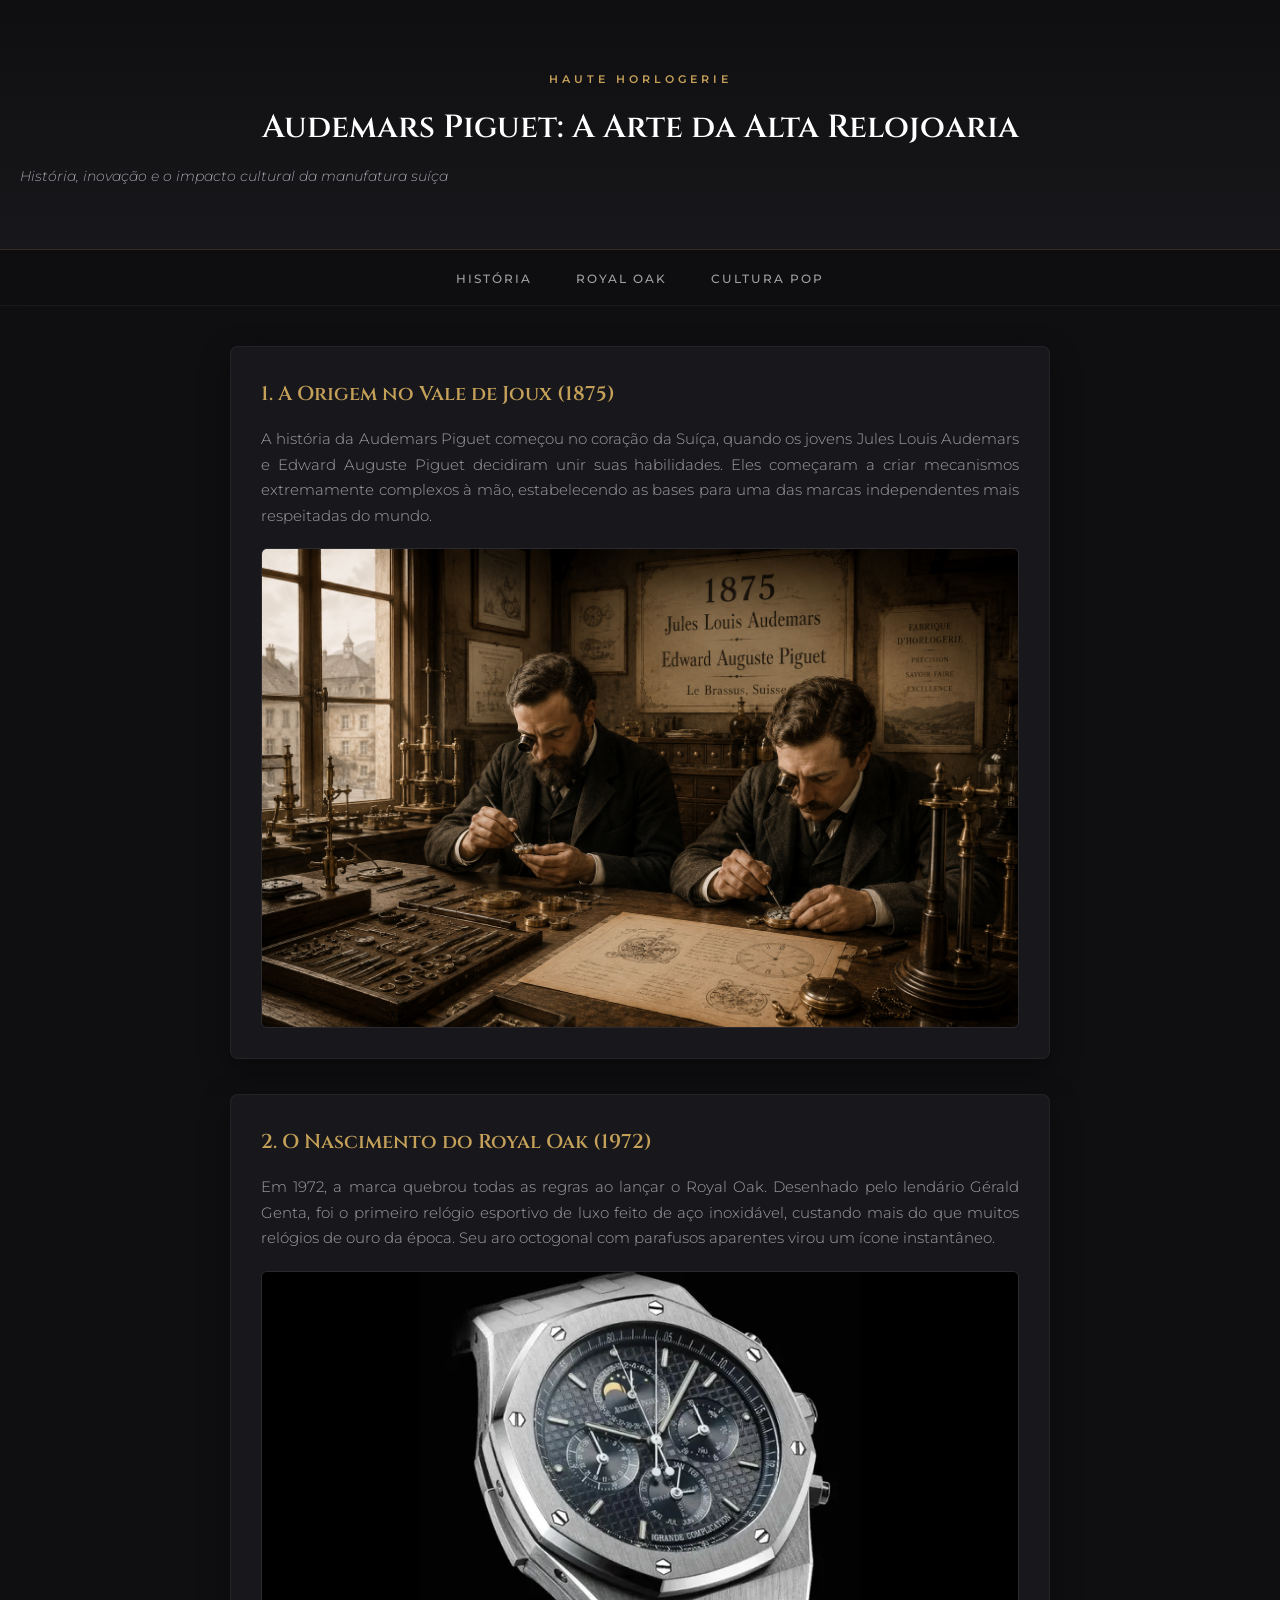
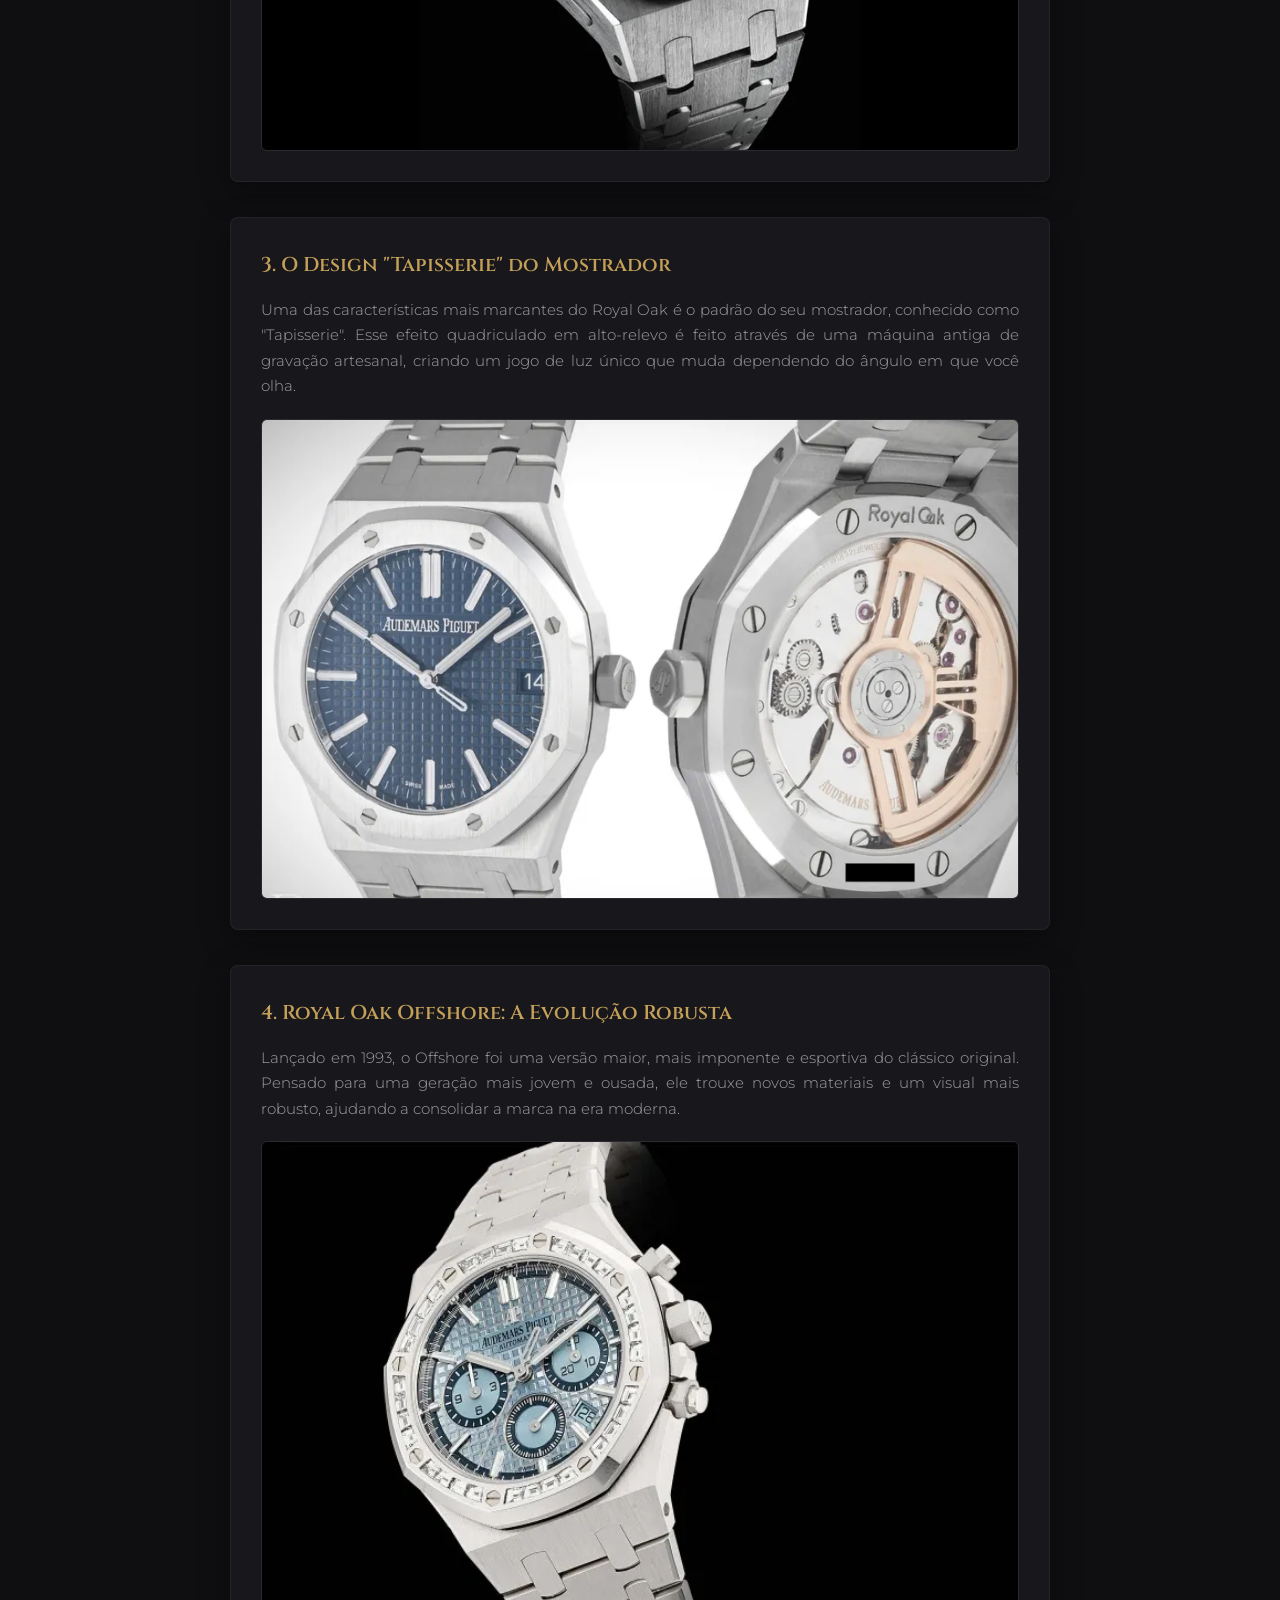
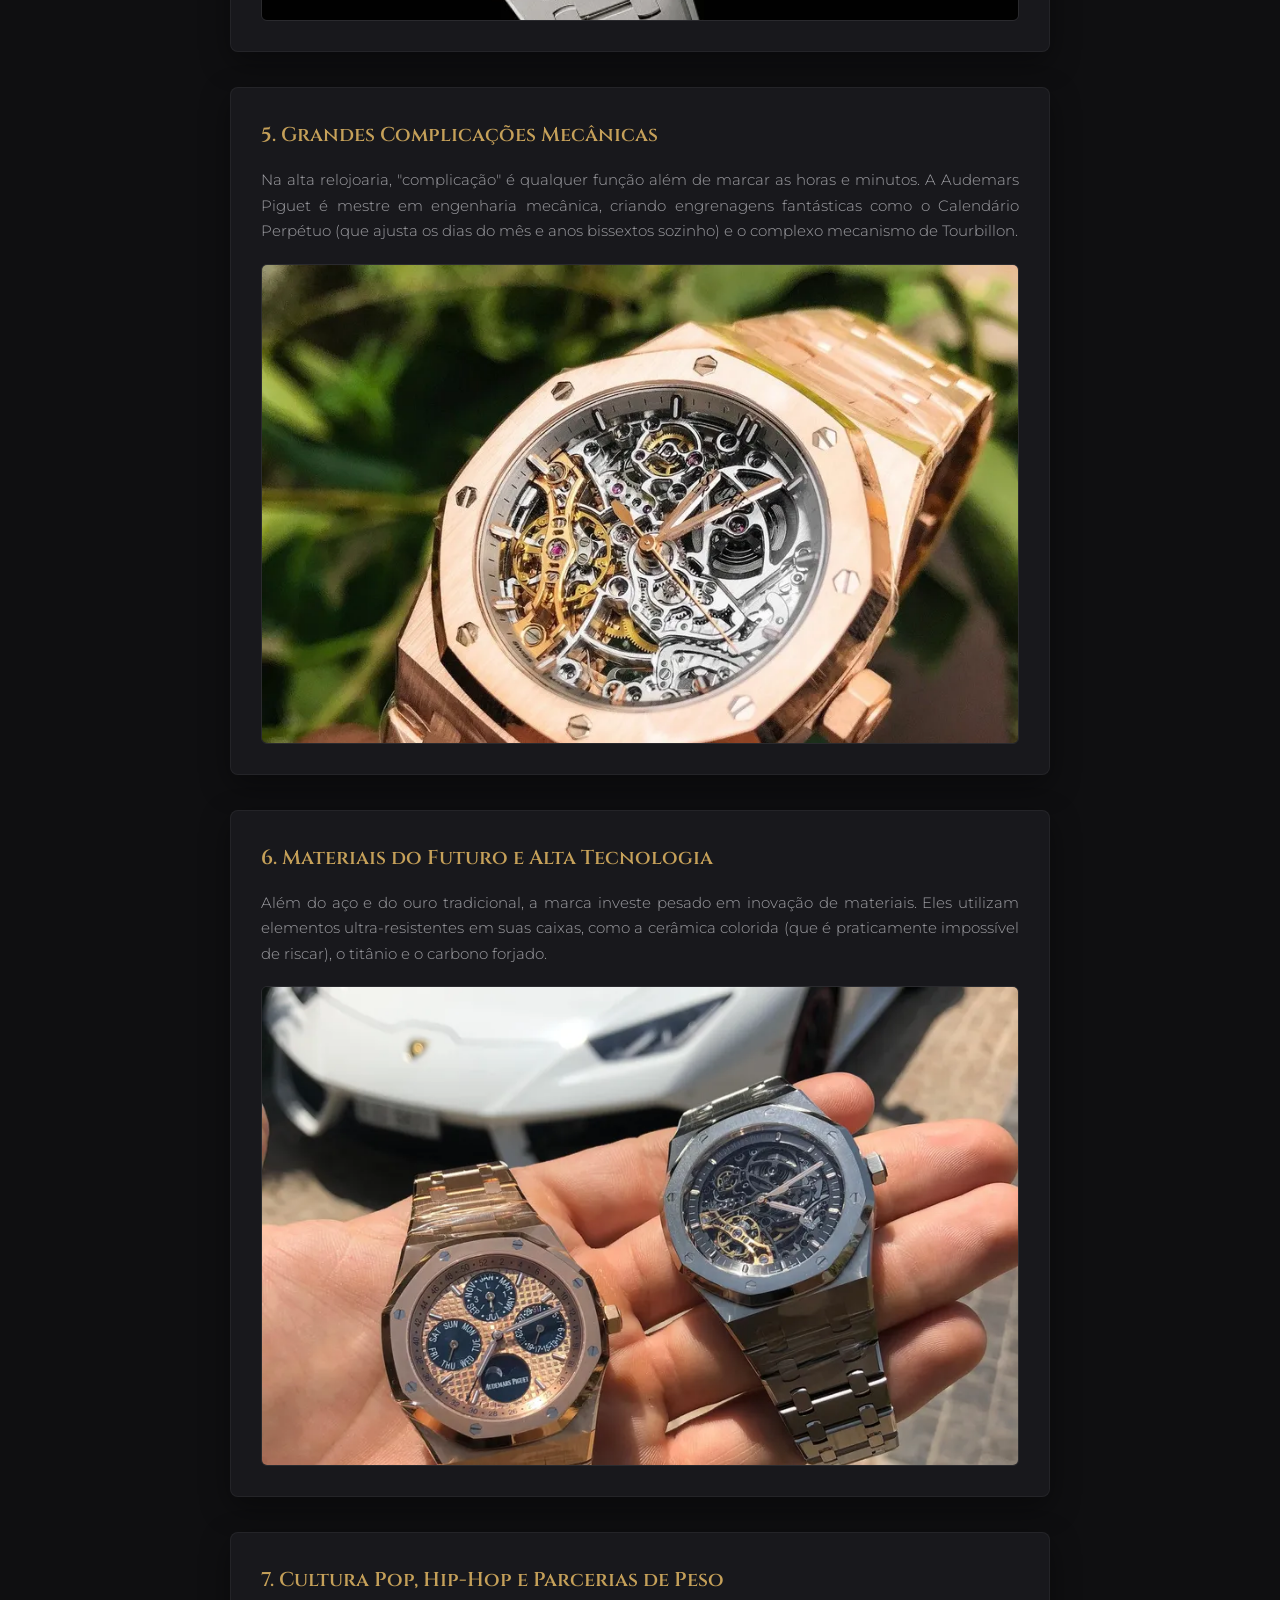
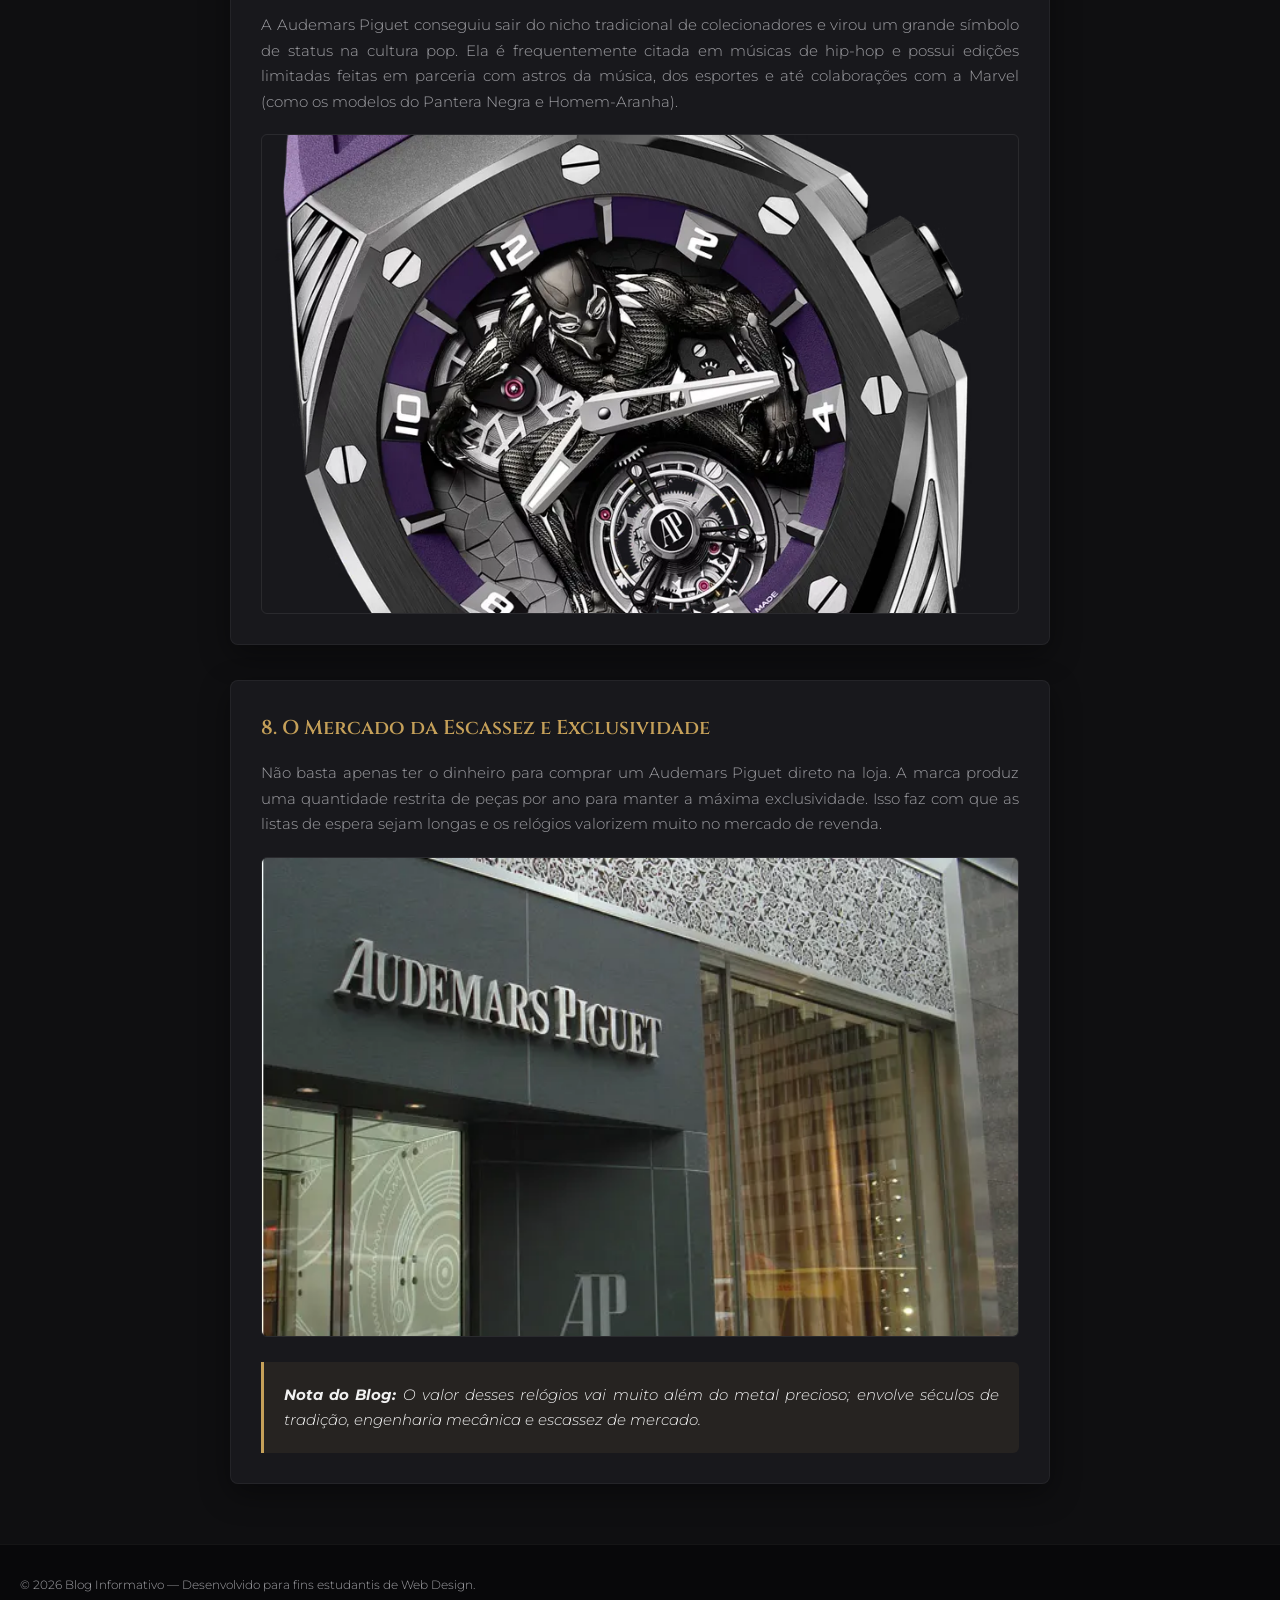
<file: index.html>
<!DOCTYPE html>
<html lang="pt-BR">
<head>
    <meta charset="UTF-8">
    <meta name="viewport" content="width=device-width, initial-scale=1.0">
    <title>Audemars Piguet — Haute Horlogerie</title>

    <!-- Google Fonts -->
    <link rel="preconnect" href="https://fonts.googleapis.com">
    <link rel="preconnect" href="https://fonts.gstatic.com" crossorigin>
    <link href="https://fonts.googleapis.com/css2?family=Cinzel:wght@400;600;700&family=Montserrat:wght@300;400;500;600&display=swap" rel="stylesheet">

    <style>
        :root {
            --bg-color: #0f0f11;
            --card-bg: #18181c;
            --accent-gold: #c5a059;
            --text-primary: #f0f0f0;
            --text-secondary: #a0a0a5;
            --border-color: rgba(197, 160, 89, 0.2);
            --font-title: 'Cinzel', serif;
            --font-body: 'Montserrat', sans-serif;
        }

        * {
            box-sizing: border-box;
            margin: 0;
            padding: 0;
            scroll-behavior: smooth;
        }

        body {
            font-family: var(--font-body);
            background-color: var(--bg-color);
            color: var(--text-primary);
            line-height: 1.7;
            font-size: 15px;
            -webkit-font-smoothing: antialiased;
        }

        header {
            background: linear-gradient(180deg, rgba(15, 15, 17, 0.9) 0%, rgba(24, 24, 28, 0.95) 100%);
            padding: 70px 20px 40px;
            text-align: center;
            border-bottom: 1px solid var(--border-color);
        }

        .subtitle-tag {
            font-size: 11px;
            text-transform: uppercase;
            letter-spacing: 4px;
            color: var(--accent-gold);
            margin-bottom: 12px;
            font-weight: 600;
        }

        header h1 {
            font-family: var(--font-title);
            font-size: 32px;
            font-weight: 600;
            color: #ffffff;
            margin-bottom: 10px;
        }

        header p {
            font-size: 14px;
            font-style: italic;
            color: var(--text-secondary);
            font-weight: 300;
        }

        nav {
            position: sticky;
            top: 0;
            z-index: 1000;
            background-color: rgba(15, 15, 17, 0.85);
            backdrop-filter: blur(10px);
            border-bottom: 1px solid rgba(255, 255, 255, 0.05);
            text-align: center;
            padding: 15px;
        }

        nav a {
            color: var(--text-secondary);
            text-decoration: none;
            margin: 0 20px;
            font-size: 12px;
            text-transform: uppercase;
            letter-spacing: 2px;
            font-weight: 500;
            transition: all 0.3s ease;
        }

        nav a:hover {
            color: var(--accent-gold);
        }

        .container {
            max-width: 860px;
            margin: 40px auto;
            padding: 0 20px;
        }

        article {
            background-color: var(--card-bg);
            border: 1px solid rgba(255, 255, 255, 0.05);
            border-radius: 8px;
            padding: 30px;
            margin-bottom: 35px;
            box-shadow: 0 10px 30px rgba(0, 0, 0, 0.4);
            transition: transform 0.3s ease, border-color 0.3s ease;
        }

        article:hover {
            transform: translateY(-4px);
            border-color: var(--border-color);
        }

        h2 {
            font-family: var(--font-title);
            color: var(--accent-gold);
            font-size: 20px;
            margin-bottom: 15px;
            font-weight: 600;
        }

        p {
            color: var(--text-secondary);
            font-weight: 300;
            text-align: justify;
            margin-bottom: 20px;
        }

        .img-wrapper {
            width: 100%;
            max-height: 480px;
            overflow: hidden;
            border-radius: 6px;
            border: 1px solid rgba(255, 255, 255, 0.08);
            margin-top: 15px;
        }

        .img-post {
            width: 100%;
            height: 100%;
            object-fit: cover;
            display: block;
            transition: transform 0.5s ease;
        }

        article:hover .img-post {
            transform: scale(1.03);
        }

        .destaque {
            background-color: rgba(197, 160, 89, 0.08);
            border-left: 3px solid var(--accent-gold);
            padding: 20px;
            border-radius: 0 6px 6px 0;
            margin-top: 25px;
        }

        .destaque p {
            margin-bottom: 0;
            color: var(--text-primary);
            font-style: italic;
        }

        footer {
            background-color: #08080a;
            color: var(--text-secondary);
            text-align: center;
            padding: 30px 20px;
            font-size: 12px;
            border-top: 1px solid rgba(255, 255, 255, 0.05);
            margin-top: 60px;
        }
    </style>
</head>
<body>

    <header>
        <div class="subtitle-tag">Haute Horlogerie</div>
        <h1>Audemars Piguet: A Arte da Alta Relojoaria</h1>
        <p>História, inovação e o impacto cultural da manufatura suíça</p>
    </header>

    <nav>
        <a href="#historia">História</a>
        <a href="#royal-oak">Royal Oak</a>
        <a href="#cultura">Cultura Pop</a>
    </nav>

    <div class="container">

        <article id="historia">
            <h2>1. A Origem no Vale de Joux (1875)</h2>
            <p>A história da Audemars Piguet começou no coração da Suíça, quando os jovens Jules Louis Audemars e Edward Auguste Piguet decidiram unir suas habilidades. Eles começaram a criar mecanismos extremamente complexos à mão, estabelecendo as bases para uma das marcas independentes mais respeitadas do mundo.</p>
            <div class="img-wrapper">
                <img class="img-post" src="images/imagen%201%20AP.JPG" alt="Sede Audemars Piguet">
            </div>
        </article>

        <article id="royal-oak">
            <h2>2. O Nascimento do Royal Oak (1972)</h2>
            <p>Em 1972, a marca quebrou todas as regras ao lançar o Royal Oak. Desenhado pelo lendário Gérald Genta, foi o primeiro relógio esportivo de luxo feito de aço inoxidável, custando mais do que muitos relógios de ouro da época. Seu aro octogonal com parafusos aparentes virou um ícone instantâneo.</p>
            <div class="img-wrapper">
                <img class="img-post" src="images/imagen%202%20AP.JPG" alt="Royal Oak Clássico">
            </div>
        </article>

        <article>
            <h2>3. O Design "Tapisserie" do Mostrador</h2>
            <p>Uma das características mais marcantes do Royal Oak é o padrão do seu mostrador, conhecido como "Tapisserie". Esse efeito quadriculado em alto-relevo é feito através de uma máquina antiga de gravação artesanal, criando um jogo de luz único que muda dependendo do ângulo em que você olha.</p>
            <div class="img-wrapper">
                <img class="img-post" src="images/imagen%203%20AP.JPG" alt="Movimento e Acabamento">
            </div>
        </article>

        <article>
            <h2>4. Royal Oak Offshore: A Evolução Robusta</h2>
            <p>Lançado em 1993, o Offshore foi uma versão maior, mais imponente e esportiva do clássico original. Pensado para uma geração mais jovem e ousada, ele trouxe novos materiais e um visual mais robusto, ajudando a consolidar a marca na era moderna.</p>
            <div class="img-wrapper">
                <img class="img-post" src="images/imagen%204%20AP.JPG" alt="Royal Oak Offshore">
            </div>
        </article>

        <article>
            <h2>5. Grandes Complicações Mecânicas</h2>
            <p>Na alta relojoaria, "complicação" é qualquer função além de marcar as horas e minutos. A Audemars Piguet é mestre em engenharia mecânica, criando engrenagens fantásticas como o Calendário Perpétuo (que ajusta os dias do mês e anos bissextos sozinho) e o complexo mecanismo de Tourbillon.</p>
            <div class="img-wrapper">
                <img class="img-post" src="images/imagen%205%20AP.JPG" alt="Calendário Perpétuo">
            </div>
        </article>

        <article>
            <h2>6. Materiais do Futuro e Alta Tecnologia</h2>
            <p>Além do aço e do ouro tradicional, a marca investe pesado em inovação de materiais. Eles utilizam elementos ultra-resistentes em suas caixas, como a cerâmica colorida (que é praticamente impossível de riscar), o titânio e o carbono forjado.</p>
            <div class="img-wrapper">
                <img class="img-post" src="images/imagen%206%20AP.JPG" alt="Cerâmica Negra">
            </div>
        </article>

        <article id="cultura">
            <h2>7. Cultura Pop, Hip-Hop e Parcerias de Peso</h2>
            <p>A Audemars Piguet conseguiu sair do nicho tradicional de colecionadores e virou um grande símbolo de status na cultura pop. Ela é frequentemente citada em músicas de hip-hop e possui edições limitadas feitas em parceria com astros da música, dos esportes e até colaborações com a Marvel (como os modelos do Pantera Negra e Homem-Aranha).</p>
            <div class="img-wrapper">
                <img class="img-post" src="images/imagen%207%20AP.JPG" alt="Edição Marvel Homem-Aranha">
            </div>
        </article>

        <article>
            <h2>8. O Mercado da Escassez e Exclusividade</h2>
            <p>Não basta apenas ter o dinheiro para comprar um Audemars Piguet direto na loja. A marca produz uma quantidade restrita de peças por ano para manter a máxima exclusividade. Isso faz com que as listas de espera sejam longas e os relógios valorizem muito no mercado de revenda.</p>
            <div class="img-wrapper">
                <img class="img-post" src="images/imagen%208%20AP.JPG" alt="Boutique Audemars Piguet">
            </div>
            
            <div class="destaque">
                <p><strong>Nota do Blog:</strong> O valor desses relógios vai muito além do metal precioso; envolve séculos de tradição, engenharia mecânica e escassez de mercado.</p>
            </div>
        </article>

    </div>

    <footer>
        <p>&copy; 2026 Blog Informativo — Desenvolvido para fins estudantis de Web Design.</p>
    </footer>

</body>
</html>
</file>
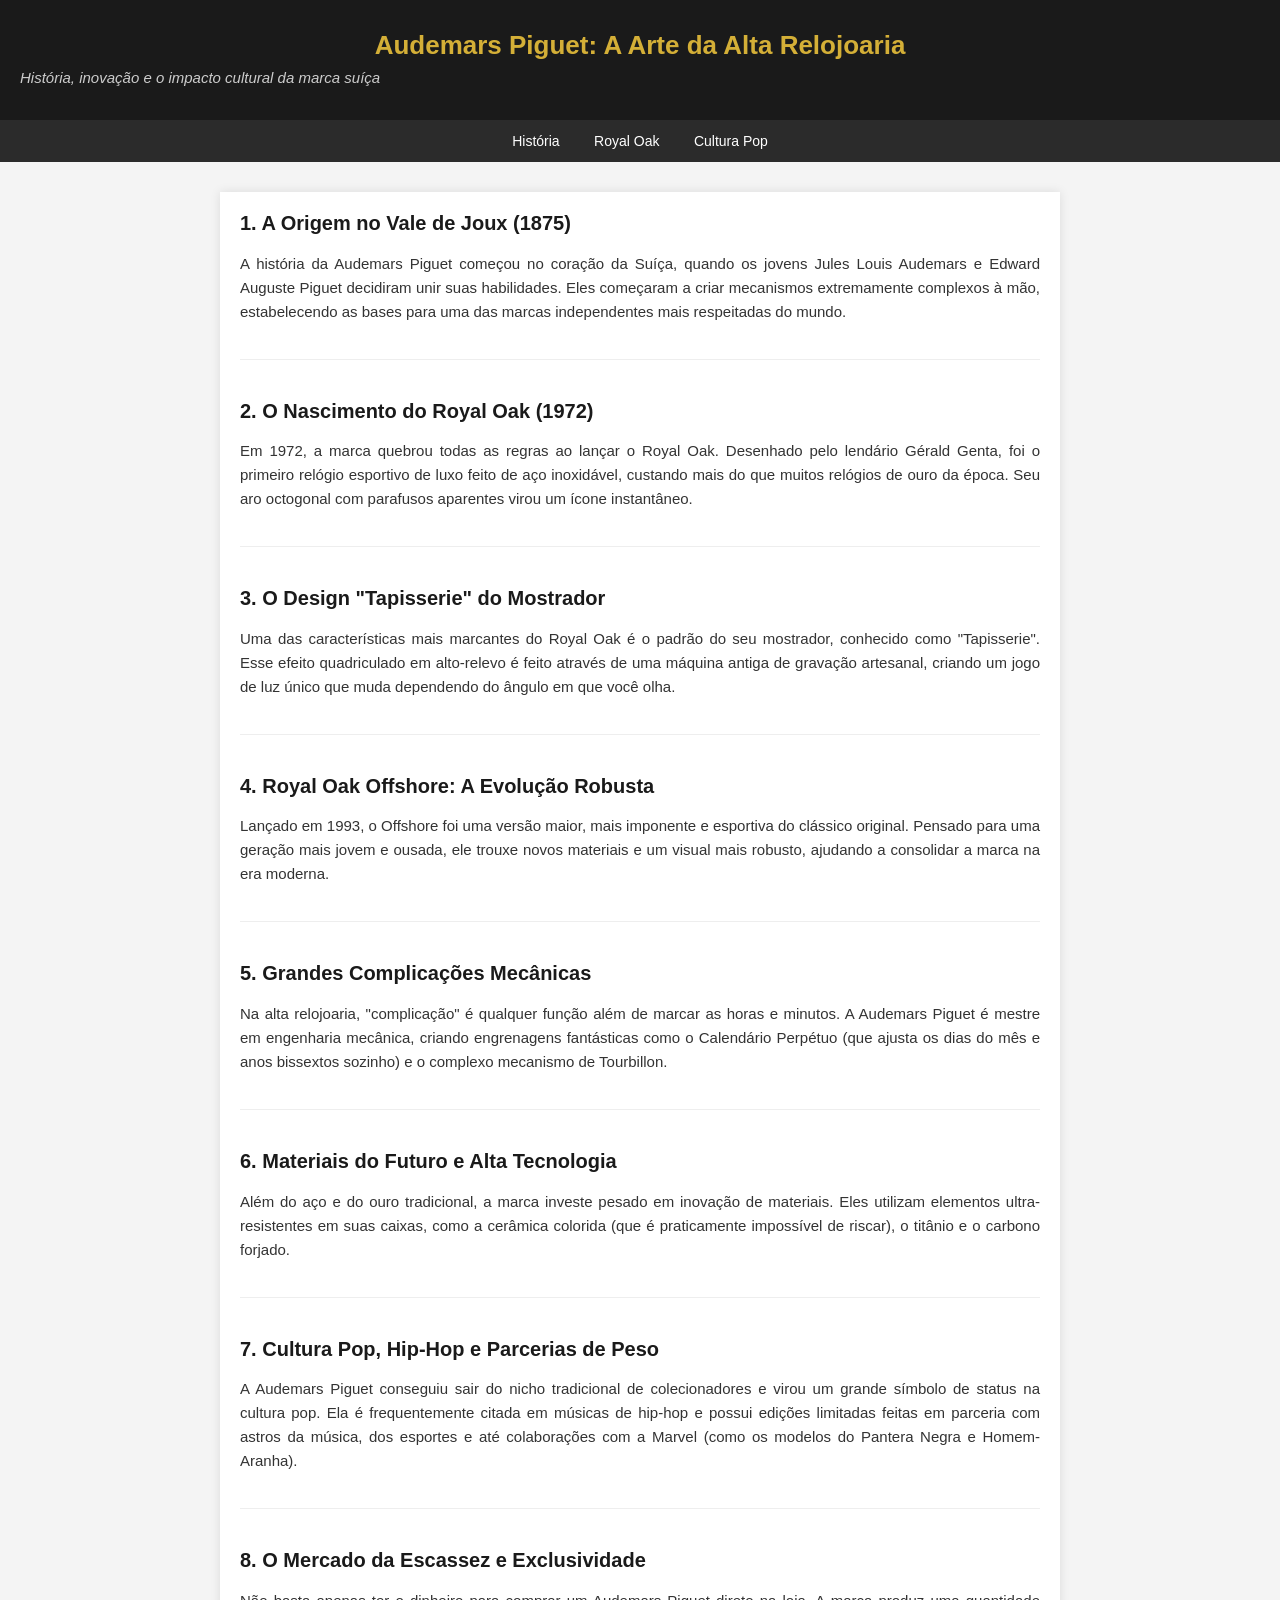
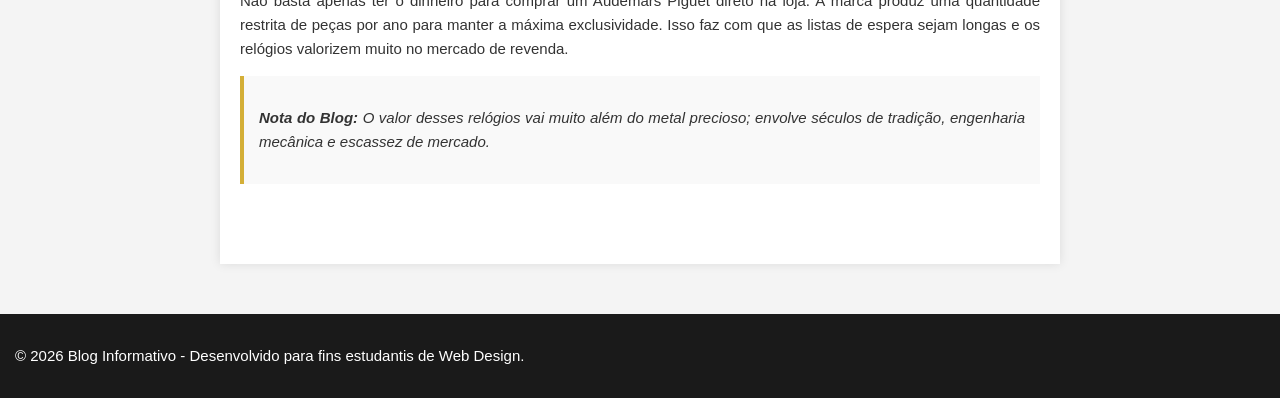
<file: intex.html>
<!DOCTYPE html>
<html lang="pt-BR">
<head>
    <meta charset="UTF-8">
    <meta name="viewport" content="width=device-width, initial-scale=1.0">
    <title>Blog Informativo - Audemars Piguet</title>
    <style>
        /* Estilos básicos e limpos - Nível Iniciante/Intermediário */
        body {
            font-family: Arial, sans-serif;
            background-color: #f4f4f4;
            color: #333333;
            margin: 0;
            padding: 0;
        }

        header {
            background-color: #1a1a1a;
            color: #ffffff;
            padding: 30px 20px;
            text-align: center;
        }

        header h1 {
            margin: 0;
            font-size: 26px;
            color: #d4af37; /* Tom dourado sutil para parecer luxuoso */
        }

        header p {
            margin: 5px 0 0 0;
            font-style: italic;
            color: #cccccc;
        }

        nav {
            background-color: #2b2b2b;
            text-align: center;
            padding: 12px;
        }

        nav a {
            color: #ffffff;
            text-decoration: none;
            margin: 0 15px;
            font-size: 14px;
        }

        nav a:hover {
            color: #d4af37; /* Muda de cor ao passar o mouse */
        }

        .container {
            max-width: 800px;
            margin: 30px auto;
            padding: 20px;
            background-color: #ffffff;
            box-shadow: 0 0 10px rgba(0,0,0,0.1);
        }

        article {
            margin-bottom: 40px;
            border-bottom: 1px solid #eeeeee;
            padding-bottom: 20px;
        }

        article:last-child {
            border-bottom: none; /* Remove a linha no último tópico */
        }

        h2 {
            color: #1a1a1a;
            font-size: 20px;
            margin-top: 0;
        }

        p {
            line-height: 1.6;
            font-size: 15px;
            text-align: justify;
        }

        .destaque {
            background-color: #f9f9f9;
            border-left: 4px solid #d4af37;
            padding: 15px;
            font-style: italic;
            margin-top: 15px;
        }

        footer {
            background-color: #1a1a1a;
            color: #ffffff;
            text-align: center;
            padding: 15px;
            font-size: 13px;
            margin-top: 50px;
        }
    </style>
</head>
<body>

    <header>
        <h1>Audemars Piguet: A Arte da Alta Relojoaria</h1>
        <p>História, inovação e o impacto cultural da marca suíça</p>
    </header>

    <nav>
        <a href="#historia">História</a>
        <a href="#royal-oak">Royal Oak</a>
        <a href="#cultura">Cultura Pop</a>
    </nav>

    <div class="container">

        <article id="historia">
            <h2>1. A Origem no Vale de Joux (1875)</h2>
            <p>A história da Audemars Piguet começou no coração da Suíça, quando os jovens Jules Louis Audemars e Edward Auguste Piguet decidiram unir suas habilidades. Eles começaram a criar mecanismos extremamente complexos à mão, estabelecendo as bases para uma das marcas independentes mais respeitadas do mundo.</p>
        </article>

        <article id="royal-oak">
            <h2>2. O Nascimento do Royal Oak (1972)</h2>
            <p>Em 1972, a marca quebrou todas as regras ao lançar o Royal Oak. Desenhado pelo lendário Gérald Genta, foi o primeiro relógio esportivo de luxo feito de aço inoxidável, custando mais do que muitos relógios de ouro da época. Seu aro octogonal com parafusos aparentes virou um ícone instantâneo.</p>
        </article>

        <article>
            <h2>3. O Design "Tapisserie" do Mostrador</h2>
            <p>Uma das características mais marcantes do Royal Oak é o padrão do seu mostrador, conhecido como "Tapisserie". Esse efeito quadriculado em alto-relevo é feito através de uma máquina antiga de gravação artesanal, criando um jogo de luz único que muda dependendo do ângulo em que você olha.</p>
        </article>

        <article>
            <h2>4. Royal Oak Offshore: A Evolução Robusta</h2>
            <p>Lançado em 1993, o Offshore foi uma versão maior, mais imponente e esportiva do clássico original. Pensado para uma geração mais jovem e ousada, ele trouxe novos materiais e um visual mais robusto, ajudando a consolidar a marca na era moderna.</p>
        </article>

        <article>
            <h2>5. Grandes Complicações Mecânicas</h2>
            <p>Na alta relojoaria, "complicação" é qualquer função além de marcar as horas e minutos. A Audemars Piguet é mestre em engenharia mecânica, criando engrenagens fantásticas como o Calendário Perpétuo (que ajusta os dias do mês e anos bissextos sozinho) e o complexo mecanismo de Tourbillon.</p>
        </article>

        <article>
            <h2>6. Materiais do Futuro e Alta Tecnologia</h2>
            <p>Além do aço e do ouro tradicional, a marca investe pesado em inovação de materiais. Eles utilizam elementos ultra-resistentes em suas caixas, como a cerâmica colorida (que é praticamente impossível de riscar), o titânio e o carbono forjado.</p>
        </article>

        <article id="cultura">
            <h2>7. Cultura Pop, Hip-Hop e Parcerias de Peso</h2>
            <p>A Audemars Piguet conseguiu sair do nicho tradicional de colecionadores e virou um grande símbolo de status na cultura pop. Ela é frequentemente citada em músicas de hip-hop e possui edições limitadas feitas em parceria com astros da música, dos esportes e até colaborações com a Marvel (como os modelos do Pantera Negra e Homem-Aranha).</p>
        </article>

        <article>
            <h2>8. O Mercado da Escassez e Exclusividade</h2>
            <p>Não basta apenas ter o dinheiro para comprar um Audemars Piguet direto na loja. A marca produz uma quantidade restrita de peças por ano para manter a máxima exclusividade. Isso faz com que as listas de espera sejam longas e os relógios valorizem muito no mercado de revenda.</p>
            
            <div class="destaque">
                <p><strong>Nota do Blog:</strong> O valor desses relógios vai muito além do metal precioso; envolve séculos de tradição, engenharia mecânica e escassez de mercado.</p>
            </div>
        </article>

    </div>

    <footer>
        <p>&copy; 2026 Blog Informativo - Desenvolvido para fins estudantis de Web Design.</p>
    </footer>

</body>
</html>
</file>
